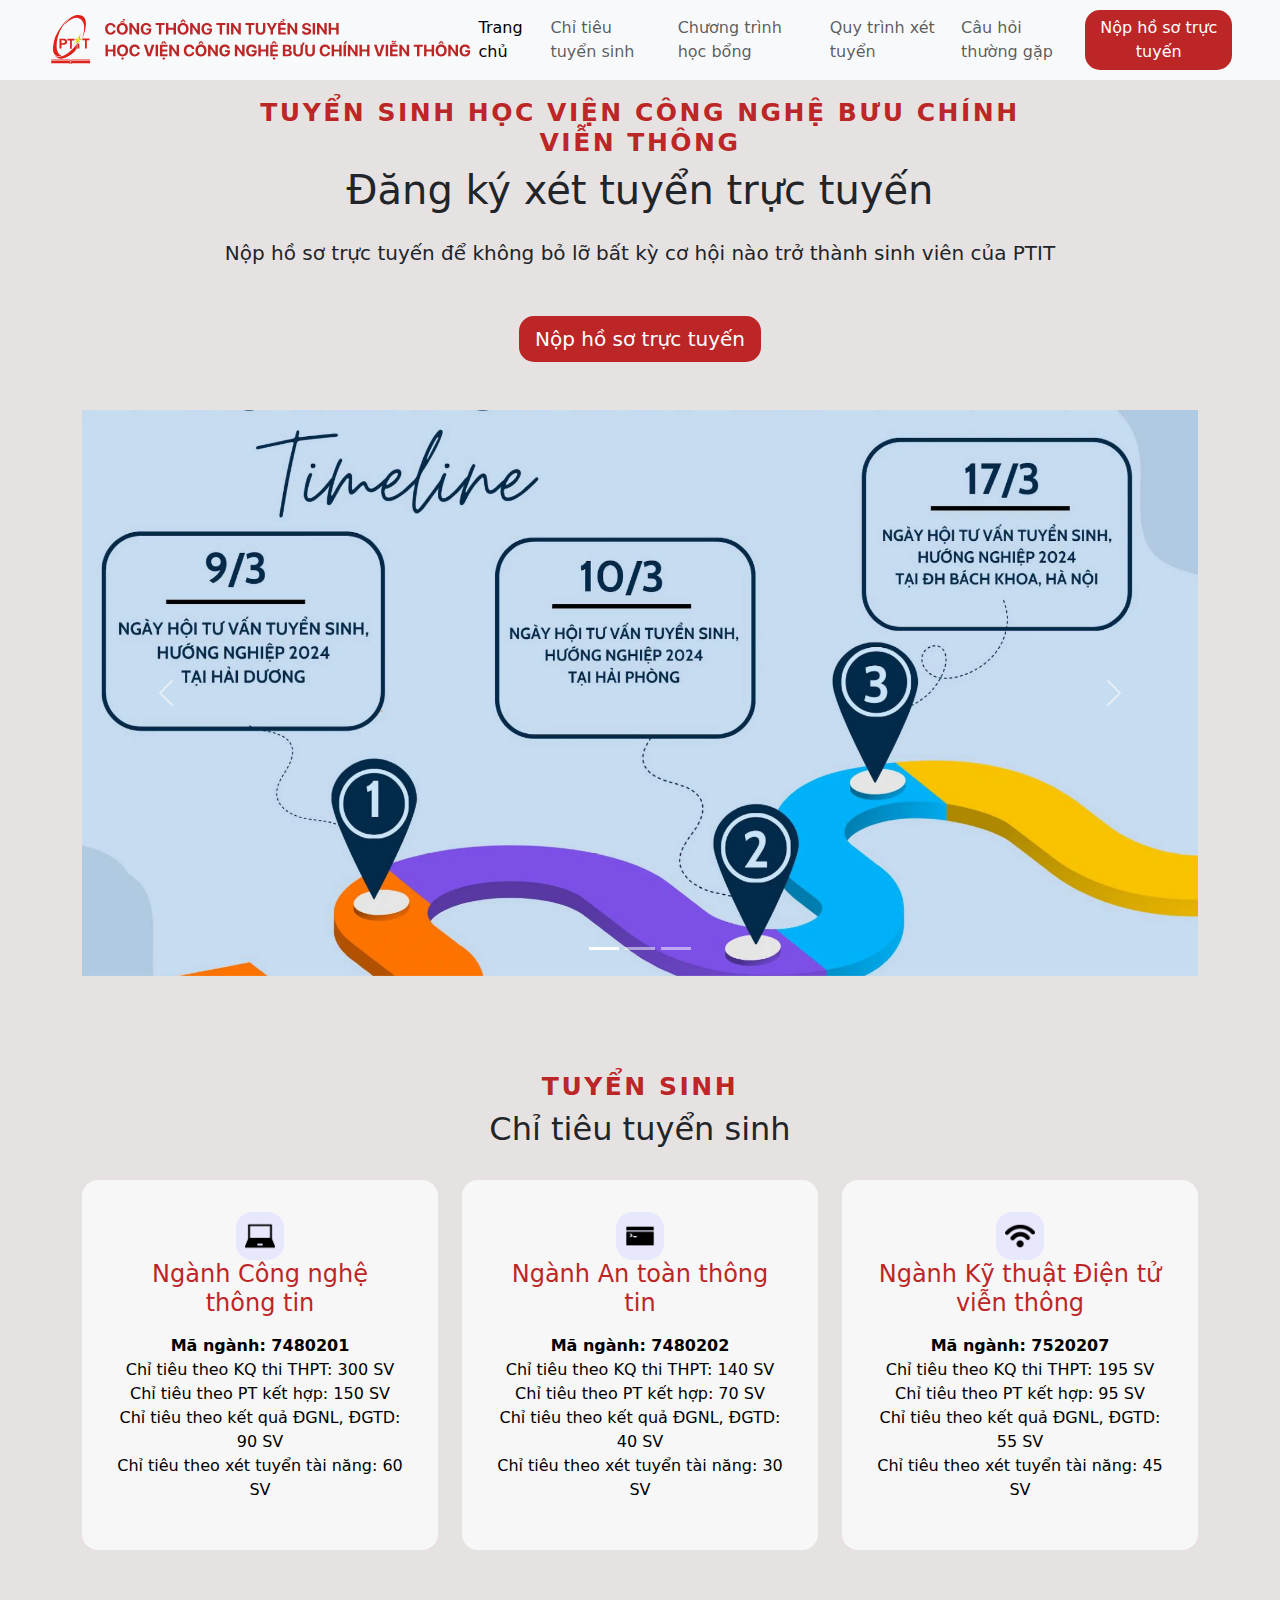
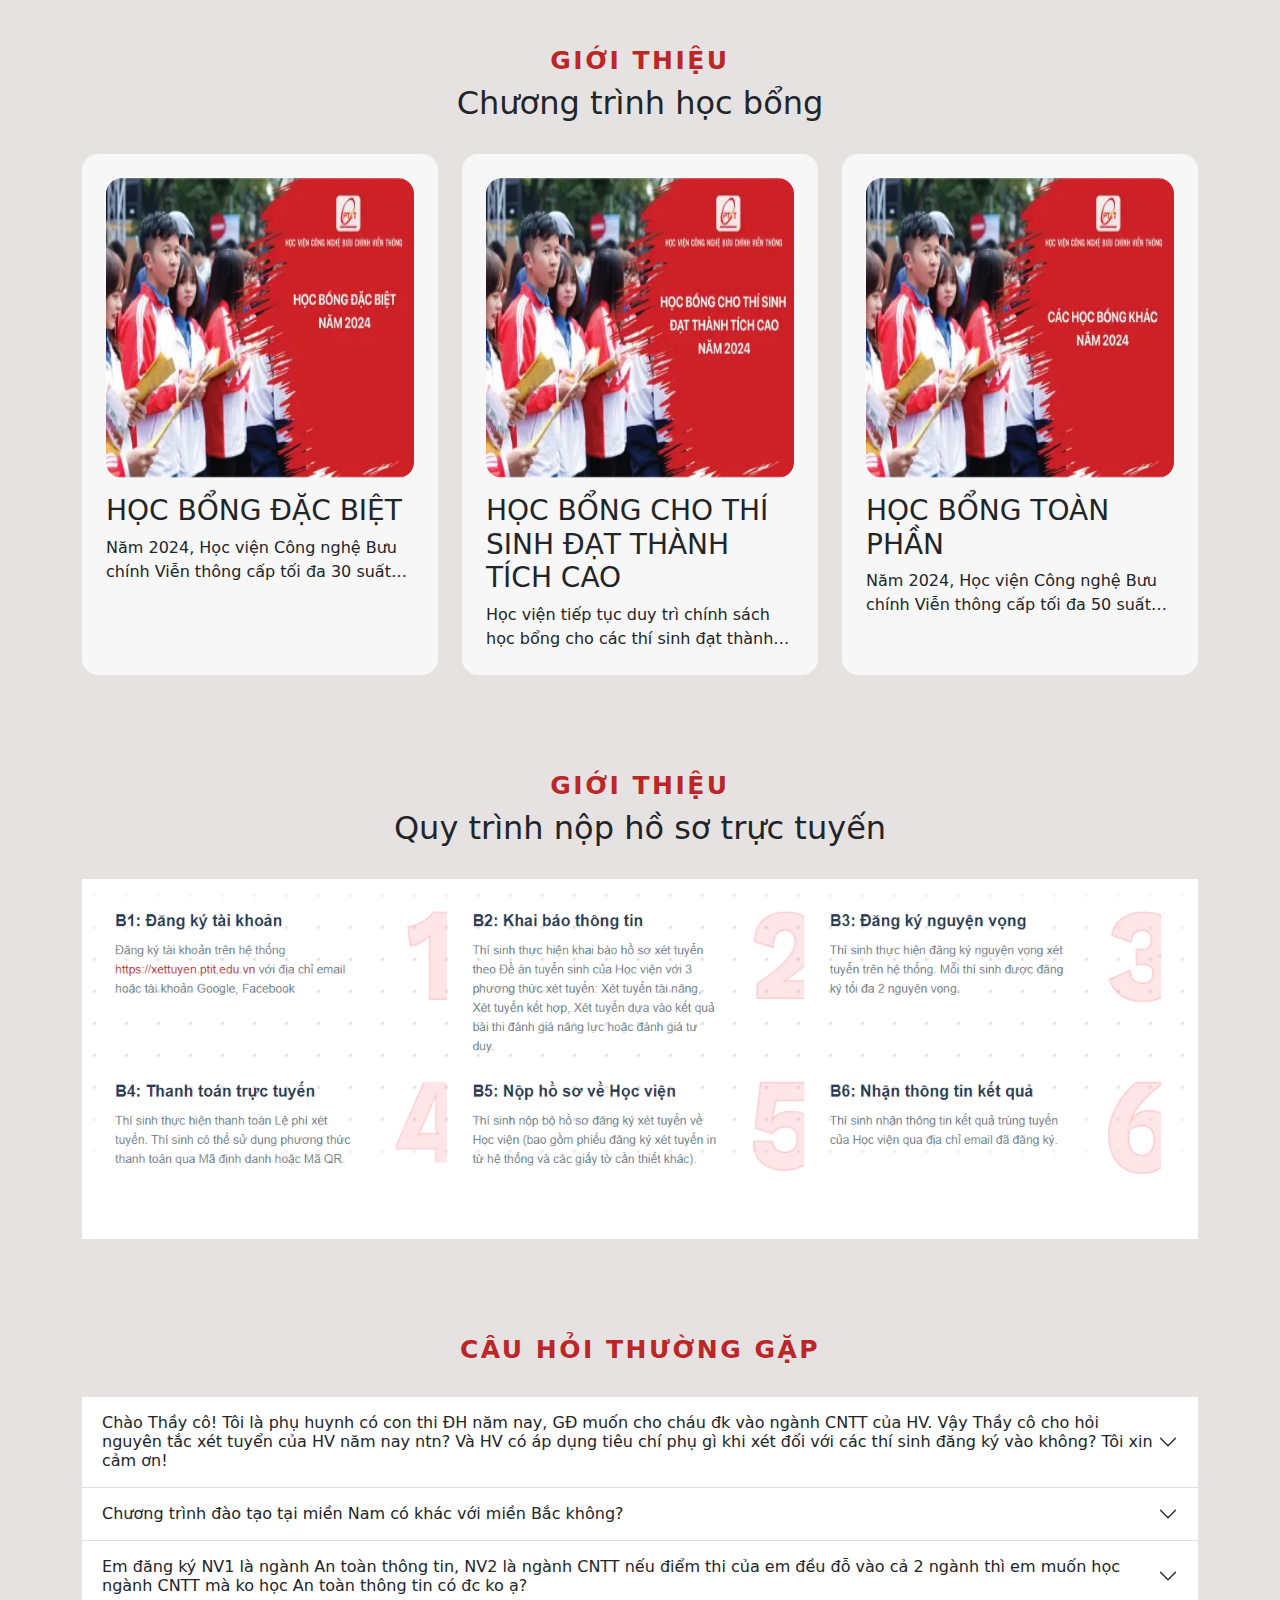
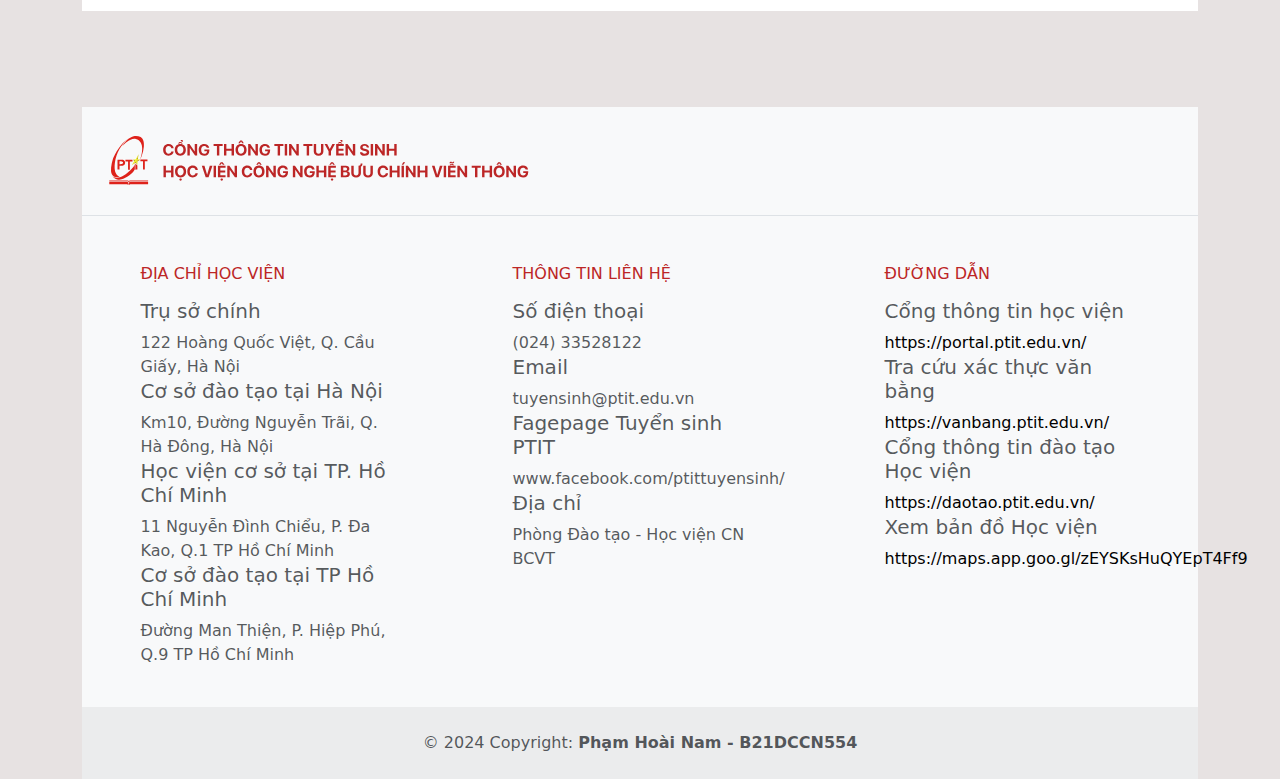
<file: BT2/main/index.html>
<!DOCTYPE html>
<html lang="en">
<head>
    <meta charset="UTF-8">
    <meta name="viewport" content="width=device-width, initial-scale=1.0">
    <link rel="stylesheet" href="https://cdn.jsdelivr.net/npm/bootstrap@5.3.3/dist/css/bootstrap.min.css">
    <link rel="stylesheet" href=".\assets\styles.css">
    <title>Tuyển sinh PTIT</title>
</head>
<body>

    <div class="nav_bar">
        <nav class="navbar navbar-expand-sm bg-light navbar-light justify-content-between fixed-top px-5">
            <div class="logo-wrap">
                <a href="#home-page">
                    <img alt="Logo" src=".\assets\images\logo_ptit.svg" width="422.5" height="60">
                </a>
            </div>

            <ul class="navbar-nav">
              <li class="nav-item">
                <a class="nav-link active" href="#home-page">Trang chủ</a>
              </li>
             <li class="nav-item">
                <a class="nav-link" href="#tuyen-sinh">Chỉ tiêu tuyển sinh</a>
              </li>
              <li class="nav-item">
                <a class="nav-link" href="#hoc-bong">Chương trình học bổng</a>
              </li>
              <li class="nav-item">
                <a class="nav-link" href="#quy-trinh">Quy trình xét tuyển</a>
              </li>
              <li class="nav-item">
                <a class="nav-link" href="#cau-hoi">Câu hỏi thường gặp</a>
              </li>
            </ul>
            
            <div class="button-wrap">
                <a class="btn btn-primary" href="https://xettuyen.ptit.edu.vn/"><span>Nộp hồ sơ trực tuyến</span></a>
            </div>
            
        </nav>
    </div>

    <div class="body">
        <div id="home-page">
            <div class="container home">
                <div class="row justify-content-center text-center">
                    <div class="col-lg-11 col-xl-9 col-xxl-8">
                        <div class="py-5 py-lg-6 wow fadeInRight" style="visibility: visible; animation-name: fadeInRight;">
                            <h6 class="overline-title text-primary">TUYỂN SINH HỌC VIỆN CÔNG NGHỆ BƯU CHÍNH VIỄN THÔNG</h6>
                            <h1 class="title mb-3 mb-lg-4">Đăng ký xét tuyển trực tuyến</h1>
                            <p class="lead px-md-8 px-lg-6 mb-4 mb-lg-5">Nộp hồ sơ trực tuyến để không bỏ lỡ bất kỳ cơ hội nào trở thành sinh viên của PTIT</p>
                            <a class="btn btn-primary btn-lg" href="https://xettuyen.ptit.edu.vn/">
                                <span>Nộp hồ sơ trực tuyến</span>
                            </a>
                        </div>
                    </div>
                </div>
            </div>

            <div class="container">
                <div class="slide-show">
                    <!-- Carousel -->
                    <div id="demo" class="carousel slide" data-bs-ride="carousel">
        
                        <!-- Indicators/dots -->
                        <div class="carousel-indicators">
                            <button type="button" data-bs-target="#demo" data-bs-slide-to="0" class="active"></button>
                            <button type="button" data-bs-target="#demo" data-bs-slide-to="1"></button>
                            <button type="button" data-bs-target="#demo" data-bs-slide-to="2"></button>
                        </div>
                    
                        <!-- The slideshow/carousel -->
                        <div class="carousel-inner">
                            <div class="carousel-item active">
                                <img src=".\assets\images\image-banner-2.webp" class="d-block w-100">
                            </div>
                            <div class="carousel-item">
                                <img src=".\assets\images\image-banner-3.webp" class="d-block w-100">
                            </div>
                            <div class="carousel-item">
                                <img src=".\assets\images\image-banner.webp" class="d-block w-100">
                            </div>
                        </div>
                    
                        <!-- Left and right controls/icons -->
                        <button class="carousel-control-prev" type="button" data-bs-target="#demo" data-bs-slide="prev">
                            <span class="carousel-control-prev-icon"></span>
                        </button>
                        <button class="carousel-control-next" type="button" data-bs-target="#demo" data-bs-slide="next">
                            <span class="carousel-control-next-icon"></span>
                        </button>
                    </div>
                </div>
            </div>
        </div>

        <br><br><br><br>

        <div id="tuyen-sinh">
            <div class="container">
                <div class="row justify-content-center text-center wow fadeInUp" style="visibility: visible; animation-name: fadeInUp;">
                    <div class="col-lg-9 col-xl-8 col-xxl-7"><h6 class="overline-title text-primary">Tuyển sinh</h6>
                        <h2 class="title ">Chỉ tiêu tuyển sinh</h2>
                        <br>
                    </div>
                </div>

                <div class="row text-center">
                    <div class="col-md-6 col-xl-4">
                        <div class="card rounded-4 border-0 shadow-tiny h-100 card-hover-translate wow fadeInUp" style="visibility: visible; animation-name: fadeInUp;">
                            <div class="card-body">
                                <a class="d-block mb-3" target="_blank" href="https://daotao.ptit.edu.vn/nganhhoc/7480201">
                                    <div class="feature">
                                        <div class="feature-media">
                                            <div class="media media-middle media-xl text-bg-primary-soft rounded-4">
                                                <img src=".\assets\images\laptop.png" height="30" width="30"></img>
                                            </div>
                                        </div>
                                        <div class="feature-text">
                                            <h4 class="title text-primary">Ngành Công nghệ thông tin</h4>
                                            <p class="text-secondary">
                                                <div>
                                                    <b>Mã ngành: 7480201</b>
                                                    <br>Chỉ tiêu theo KQ thi THPT: 300 SV
                                                    <br>Chỉ tiêu theo PT kết hợp: 150 SV
                                                    <br>Chỉ tiêu theo kết quả ĐGNL, ĐGTD: 90 SV
                                                    <br>Chỉ tiêu theo xét tuyển tài năng: 60 SV
                                                    <br>
                                                </div>
                                            </p>
                                        </div>
                                    </div>
                                </a>
                            </div>
                        </div>
                    </div>
                    <br>
                    <div class="col-md-6 col-xl-4">
                        <div class="card rounded-4 border-0 shadow-tiny h-100 card-hover-translate wow fadeInUp" style="visibility: visible; animation-name: fadeInUp;">
                            <div class="card-body">
                                <a class="d-block mb-3" target="_blank" href="https://daotao.ptit.edu.vn/nganhhoc/7480202">
                                    <div class="feature">
                                        <div class="feature-media">
                                            <div class="media media-middle media-xl text-bg-primary-soft rounded-4">
                                                <img src=".\assets\images\cmd.png" height="30" width="30"></img>
                                            </div>
                                        </div>
                                        <div class="feature-text">
                                            <h4 class="title text-primary">Ngành An toàn thông tin</h4>
                                            <p class="text-secondary">
                                                <div>
                                                    <b>Mã ngành: 7480202</b>
                                                    <br>Chỉ tiêu theo KQ thi THPT: 140 SV
                                                    <br>Chỉ tiêu theo PT kết hợp: 70 SV
                                                    <br>Chỉ tiêu theo kết quả ĐGNL, ĐGTD: 40 SV
                                                    <br>Chỉ tiêu theo xét tuyển tài năng: 30 SV
                                                    <br>
                                                </div>
                                            </p>
                                        </div>
                                    </div>
                                </a>
                            </div>
                        </div>
                    </div>
                    <br>
                    <div class="col-md-6 col-xl-4">
                        <div class="card rounded-4 border-0 shadow-tiny h-100 card-hover-translate wow fadeInUp" style="visibility: visible; animation-name: fadeInUp;">
                            <div class="card-body">
                                <a class="d-block mb-3" target="_blank" href="https://daotao.ptit.edu.vn/nganhhoc/7480202">
                                    <div class="feature">
                                        <div class="feature-media">
                                            <div class="media media-middle media-xl text-bg-primary-soft rounded-4">
                                                <img src=".\assets\images\wi-fi.png" height="30" width="30"></img>
                                            </div>
                                        </div>
                                        <div class="feature-text">
                                            <h4 class="title text-primary">Ngành Kỹ thuật Điện tử viễn thông</h4>
                                            <p class="text-secondary">
                                                <div>
                                                    <b>Mã ngành: 7520207</b>
                                                    <br>Chỉ tiêu theo KQ thi THPT: 195 SV
                                                    <br>Chỉ tiêu theo PT kết hợp: 95 SV
                                                    <br>Chỉ tiêu theo kết quả ĐGNL, ĐGTD: 55 SV
                                                    <br>Chỉ tiêu theo xét tuyển tài năng: 45 SV
                                                    <br>
                                                </div>
                                            </p>
                                        </div>
                                    </div>
                                </a>
                            </div>
                        </div>
                    </div>
                    <br>
                </div>
            </div>
        </div>
        <br><br><br><br>

        <div id="hoc-bong">
            <div class="container">
                <div class="row justify-content-center text-center wow fadeInUp" style="visibility: visible; animation-name: fadeInUp;">
                    <div class="col-lg-9 col-xl-8 col-xxl-7"><h6 class="overline-title text-primary">Giới thiệu</h6>
                        <h2 class="title ">Chương trình học bổng</h2>
                        <br>
                    </div>
                </div>

                <div class="row g-gs">

                    <div class="col-md-6 col-xl-4">
                        <div class="card border-0 shadow-tiny rounded-4 blog-post h-100 wow fadeInUp card-hover-translate" style="visibility: visible; animation-name: fadeInUp;">
                            <div class="card-body p-4">
                                <a class="d-block mb-3" href="#hoc-bong">
                                    <img alt="Thumbnail" src=".\assets\images\hoc-bong-dac-biet.webp" width="500" height="300" decoding="async" data-nimg="1" class="rounded-4 w-100" loading="lazy" style="color: transparent;">
                                </a>
                                <h3>
                                    <a class="link-dark " href="#hoc-bong">HỌC BỔNG ĐẶC BIỆT</a>
                                </h3>
                                <div class="feature-text me-auto  line-clamp-2">
                                    Năm 2024, Học viện Công nghệ Bưu chính Viễn thông cấp tối đa 30 suất học bổng đặc biệt, giá trị mỗi suất tới 500 triệu đồng cho các thí sinh xuất sắc (gồm miễn học phí toàn thời gian học, chi phí ăn ở, kinh phí nghiên cứu khoa học, thực tập ở nước ngoài, kinh phí hỗ trợ từ doanh nghiệp đối tác và các hỗ trợ khác).
                                    <br>Đối tượng xét cấp học bổng đặc biệt là các thí sinh tham dự kỳ thi chọn đội tuyển quốc gia dự thi Olympic quốc tế, thí sinh đạt giải Nhất, Nhì, Ba trong kỳ thi chọn học sinh giỏi quốc gia các môn Toán, Lý và Tin học; thí sinh có điểm thi tốt nghiệp THPT từ 29,0 điểm trở lên. Ngoài ra, người được nhận học bổng còn phải đảm bảo điểm trung bình chung tích lũy năm học liên tục đạt từ loại Giỏi trở lên.
                                </div>
                            </div>
                        </div>
                    </div>
    
                    <div class="col-md-6 col-xl-4">
                        <div class="card border-0 shadow-tiny rounded-4 blog-post h-100 wow fadeInUp card-hover-translate" style="visibility: visible; animation-name: fadeInUp;">
                            <div class="card-body p-4">
                                <a class="d-block mb-3" href="#hoc-bong">
                                    <img alt="Thumbnail" src=".\assets\images\hoc-bong-thanh-tich-cao.webp" width="500" height="300" decoding="async" data-nimg="1" class="rounded-4 w-100" loading="lazy" style="color: transparent;">
                                </a>
                                <h3>
                                    <a class="link-dark " href="#hoc-bong">HỌC BỔNG CHO THÍ SINH ĐẠT THÀNH TÍCH CAO</a>
                                </h3>
                                <div class="feature-text me-auto  line-clamp-2">
                                    Học viện tiếp tục duy trì chính sách học bổng cho các thí sinh đạt thành tích cao:
                                    <br>+ Học bổng miễn 100% học phí trong năm học thứ nhất với tối đa 100 suất cho các thí sinh đạt giải trong kỳ thi học sinh giỏi quốc tế, quốc gia hoặc thí sinh đạt giải Nhất, Nhì trong kỳ thi học sinh giải cấp Tỉnh, Thành phố trực thuộc TW các môn Toán, Lý, Hóa và Tin học hoặc đạt kết quả cao trong kỳ thi tốt nghiệp THPT.
                                    <br>+ Học bổng miễn 50% học phí trong năm học thứ nhất với tối đa 300 suất cho các thí sinh đạt giải trong các kỳ thi học sinh giỏi và các thí sinh đạt kết quả cao trong kỳ thi tốt nghiệp THPT.<br>Ghi chú: Thí sinh chỉ được xét và cấp một Loại học bổng trong chính sách học bổng nêu trên; xét cấp học bổng thực hiện xét từ trên xuống cho đến hết số suất học bổng.
                                    <br>Ngoài ra, sinh viên còn có nhiều cơ hội để được nhận các xuất học bổng của các doanh nghiệp hàng đầu như VNPT, Mobifone, Viettel, Samsung, FPT, AGR, …
                                </div>
                            </div>
                        </div>
                    </div>
                    
                    <div class="col-md-6 col-xl-4">
                        <div class="card border-0 shadow-tiny rounded-4 blog-post h-100 wow fadeInUp card-hover-translate" style="visibility: visible; animation-name: fadeInUp;">
                            <div class="card-body p-4">
                                <a class="d-block mb-3" href="#hoc-bong">
                                    <img alt="Thumbnail" src=".\assets\images\hoc-bong-khac.webp" width="500" height="300" decoding="async" data-nimg="1" class="rounded-4 w-100" loading="lazy" style="color: transparent;">
                                </a>
                                <h3>
                                    <a class="link-dark " href="#hoc-bong">HỌC BỔNG TOÀN PHẦN</a>
                                </h3>
                                <div class="feature-text me-auto  line-clamp-2">
                                    Năm 2024, Học viện Công nghệ Bưu chính Viễn thông cấp tối đa 50 suất học bổng toàn phần với giá trị học bổng tới 250 triệu đồng (tương đương học phí toàn khóa học của chương trình chất lượng cao) cho các thí sinh đoạt giải Nhất trong kỳ thi học sinh giỏi cấp Tỉnh/Thành phố trực thuộc TW các môn Toán, Lý và Tin học. Người được nhận học bổng toàn phần phải đảm bảo điểm trung bình chung tích lũy năm học liên tục đạt từ loại Giỏi trở lên trong thời gian học tập.
                                </div>
                            </div>
                        </div>
                    </div>
                </div>
            </div>
            
        </div>
        <br><br><br><br>

        <div id="quy-trinh">
            <div class="container">
                <div class="row justify-content-center text-center wow fadeInUp" style="visibility: visible; animation-name: fadeInUp;">
                    <div class="col-lg-9 col-xl-8 col-xxl-7"><h6 class="overline-title text-primary">Giới thiệu</h6>
                        <h2 class="title ">Quy trình nộp hồ sơ trực tuyến</h2>
                        <br>
                    </div>

                    <img src=".\assets\images\image.png" alt="quytrinh">
                </div>
            </div>
        </div>

        <br><br><br><br>

        <div id="cau-hoi">
            <div class="container">
                <div class="row justify-content-center text-center wow fadeInUp" style="visibility: visible; animation-name: fadeInUp;">
                    <div class="col-lg-9 col-xl-8 col-xxl-7"><h6 class="overline-title text-primary">Câu hỏi thường gặp</h6>
                        <br>
                    </div>

                </div>
                <div class="accordion accordion-flush" id="questions">
                  <!-- Item 1 -->
                    <div class="accordion-item">
                        <h2 class="accordion-header">
                            <button class="accordion-button collapsed" type="button" data-bs-toggle="collapse" data-bs-target="#question-one">
                                Chào Thầy cô! Tôi là phụ huynh có con thi ĐH năm nay, GĐ muốn cho cháu đk vào ngành CNTT của HV. Vậy Thầy cô cho hỏi nguyên tắc xét tuyển của HV năm nay ntn? Và HV có áp dụng tiêu chí phụ gì khi xét đối với các thí sinh đăng ký vào không? Tôi xin cảm ơn!
                            </button>
                        </h2>
                        <div id="question-one" class="accordion-collapse collapse" data-bs-parent="#questions">
                            <div class="accordion-body">
                                Chào Bác! Tổ tư vấn xin trả lời câu hỏi của Bác về nguyên tác xét tuyển của HV như sau: I. Xét tuyển dựa vào kết quả thi THPT 2024: - Xét tuyển theo ngành và theo tổ hợp bài thi/môn thi xét tuyển; - Điểm trúng tuyển của các tổ hợp bài thi/môn thi trong cùng một ngành là bằng nhau (không có điểm chênh lệch giữa các tổ hợp trong cùng một ngành); - Xét trúng tuyển từ thí sinh có kết quả cao xuống và đảm bảo chất lượng tuyển sinh; - Xét tuyển các nguyện vọng bình đẳng (không có điểm chênh lệch giữa các nguyện vọng trong cùng một ngành), nếu thí sinh không trúng tuyển nguyện vọng ở thứ tự ưu tiên thứ nhất (nguyện vọng 1) thì sẽ được tự động xét tuyển ở nguyện vọng ưu tiên thứ hai (nguyện vọng 2) và kế tiếp; - Thí sinh chỉ trúng tuyển vào 1 nguyện vọng ưu tiên cao nhất trong danh sách các nguyện vọng đã đăng ký, khi đã trúng tuyển ở nguyện vọng nào thì không được xét tuyển tiếp ở nguyện vọng sau; - Điểm trúng tuyển được tính theo thang điểm 10 trên tổng điểm tối đa của 3 môn thi trong tổ hợp xét tuyển là 30 điểm; - Đối với các thí sinh bằng điểm xét tuyển ở cuối danh sách, nếu vẫn còn vượt chỉ tiêu thì ưu tiên thí sinh có nguyện vọng cao hơn theo Quy chế tuyển sinh của Bộ Giáo dục và Đào tạo, Học viện không sử dụng tiêu chí phụ riêng để xét tuyển; - Thí sinh trúng tuyển phải xác nhận nhập học trong thời gian quy định của Học viện. Nếu quá thời hạn này, thí sinh không xác nhận nhập học được xem là từ chối nhập học. - Các điều kiện khác thực hiện theo Quy chế tuyển sinh đại học hệ chính quy hiện hành của Bộ Giáo dục và Đào tạo và của Học viện.
                            </div>
                        </div>
                    </div>
                    <!-- Item 2 -->
                    <div class="accordion-item">
                        <h2 class="accordion-header">
                            <button class="accordion-button collapsed" type="button" data-bs-toggle="collapse" data-bs-target="#question-two">
                                Chương trình đào tạo tại miền Nam có khác với miền Bắc không?
                            </button>
                        </h2>
                        <div id="question-two" class="accordion-collapse collapse" data-bs-parent="#questions">
                            <div class="accordion-body">
                                Chương trình đào tạo của Học viện được áp dụng thống nhất ở cả 2 Cơ sở đào tạo Hà Nội và Tp. Hồ Chí Minh.
                            </div>
                        </div>
                    </div>
                    <!-- Item 3 -->
                    <div class="accordion-item">
                        <h2 class="accordion-header">
                            <button class="accordion-button collapsed" type="button" data-bs-toggle="collapse" data-bs-target="#question-three">
                                Em đăng ký NV1 là ngành An toàn thông tin, NV2 là ngành CNTT nếu điểm thi của em đều đỗ vào cả 2 ngành thì em muốn học ngành CNTT mà ko học An toàn thông tin có đc ko ạ?
                            </button>
                        </h2>
                        <div id="question-three" class="accordion-collapse collapse" data-bs-parent="#questions">
                            <div class="accordion-body">
                                Không được em nhé! Theo nguyên tắc xét tuyển thì thí sinh chỉ trúng tuyển vào 1 nguyện vọng ưu tiên cao nhất trong danh sách các nguyện vọng đã đăng ký, khi đã trúng tuyển ở nguyện vọng nào thì không được xét tuyển tiếp ở nguyện vọng sau. Do vậy khi em đã trúng tuyển ở NV1 ngành An toàn thông tin thì NV2 không được xét tuyển nữa.
                            </div>
                        </div>
                    </div>
                </div>
            </div>
        </div>

        <br><br><br><br>

    </div>

    <div class="footer">
        <div class="container">
            
        <footer class="text-center text-lg-start bg-body-tertiary text-muted">
            
            <section class="d-flex justify-content-center justify-content-lg-between p-4 border-bottom">
            
            <div class="logo-wrap">
                <a href="#home-page">
                    <img alt="Logo" src=".\assets\images\logo_ptit.svg" width="422.5" height="60">
                </a>
            </div>
            
            </section>
            
        
            <section class="">

            <div class="container text-center text-md-start mt-5">
                <!-- Grid row -->
                <div class="row mt-3">
                <!-- Grid column -->
                    <div class="col-md-3 col-lg-4 col-xl-3 mx-auto mb-4">
                        <!-- Content -->
                        <h6 class="text-primary">ĐỊA CHỈ HỌC VIỆN</h6>
                        <p>
                            <h5>Trụ sở chính</h5>
                            122 Hoàng Quốc Việt, Q. Cầu Giấy, Hà Nội
                            <br>
                            <h5>Cơ sở đào tạo tại Hà Nội</h5>
                            Km10, Đường Nguyễn Trãi, Q. Hà Đông, Hà Nội
                            <br>
                            <h5>Học viện cơ sở tại TP. Hồ Chí Minh</h5>
                            11 Nguyễn Đình Chiểu, P. Đa Kao, Q.1 TP Hồ Chí Minh
                            <br>
                            <h5>Cơ sở đào tạo tại TP Hồ Chí Minh</h5>
                            Đường Man Thiện, P. Hiệp Phú, Q.9 TP Hồ Chí Minh
                        </p>
                    </div>
                
                <div class="col-md-3 col-lg-4 col-xl-3 mx-auto mb-4">
                    <!-- Content -->
                    <h6 class="text-primary">THÔNG TIN LIÊN HỆ</h6>
                    <p>
                        <h5>Số điện thoại</h5>
                        (024) 33528122
                        <br>
                        <h5>Email</h5>
                        tuyensinh@ptit.edu.vn
                        <br>
                        <h5>Fagepage Tuyển sinh PTIT</h5>
                        www.facebook.com/ptittuyensinh/
                        <br>
                        <h5>Địa chỉ</h5>
                        Phòng Đào tạo - Học viện CN BCVT
                    </p>
                </div>
                
                <div class="col-md-3 col-lg-4 col-xl-3 mx-auto mb-4">
                    <!-- Content -->
                    <h6 class="text-primary">ĐƯỜNG DẪN</h6>
                    <p>
                        <h5>Cổng thông tin học viện</h5>
                        <a href="https://portal.ptit.edu.vn/">https://portal.ptit.edu.vn/</a>
                        <br>
                        <h5>Tra cứu xác thực văn bằng</h5>
                        <a href="https://vanbang.ptit.edu.vn/">https://vanbang.ptit.edu.vn/</a>
                        <br>
                        <h5>Cổng thông tin đào tạo Học viện</h5>
                        <a href="https://daotao.ptit.edu.vn/">https://daotao.ptit.edu.vn/</a>
                        <br>
                        <h5>Xem bản đồ Học viện</h5>
                        <a href="https://maps.app.goo.gl/zEYSKsHuQYEpT4Ff9">https://maps.app.goo.gl/zEYSKsHuQYEpT4Ff9</a>
                    </p>
                </div>
                <!-- Grid column -->
                </div>
                <!-- Grid row -->
            </div>
            </section>
            <!-- Section: Links  -->
        
            <!-- Copyright -->
            <div class="text-center p-4" style="background-color: rgba(0, 0, 0, 0.05);">
            © 2024 Copyright:
            <a class="text-reset fw-bold" href="https://mdbootstrap.com/">Phạm Hoài Nam - B21DCCN554</a>
            </div>
            <!-- Copyright -->
        </footer>
        <!-- Footer -->
                </div>
    </div>
    <script src="https://cdn.jsdelivr.net/npm/bootstrap@5.3.3/dist/js/bootstrap.bundle.min.js"></script>
</body>
</html>
</file>
